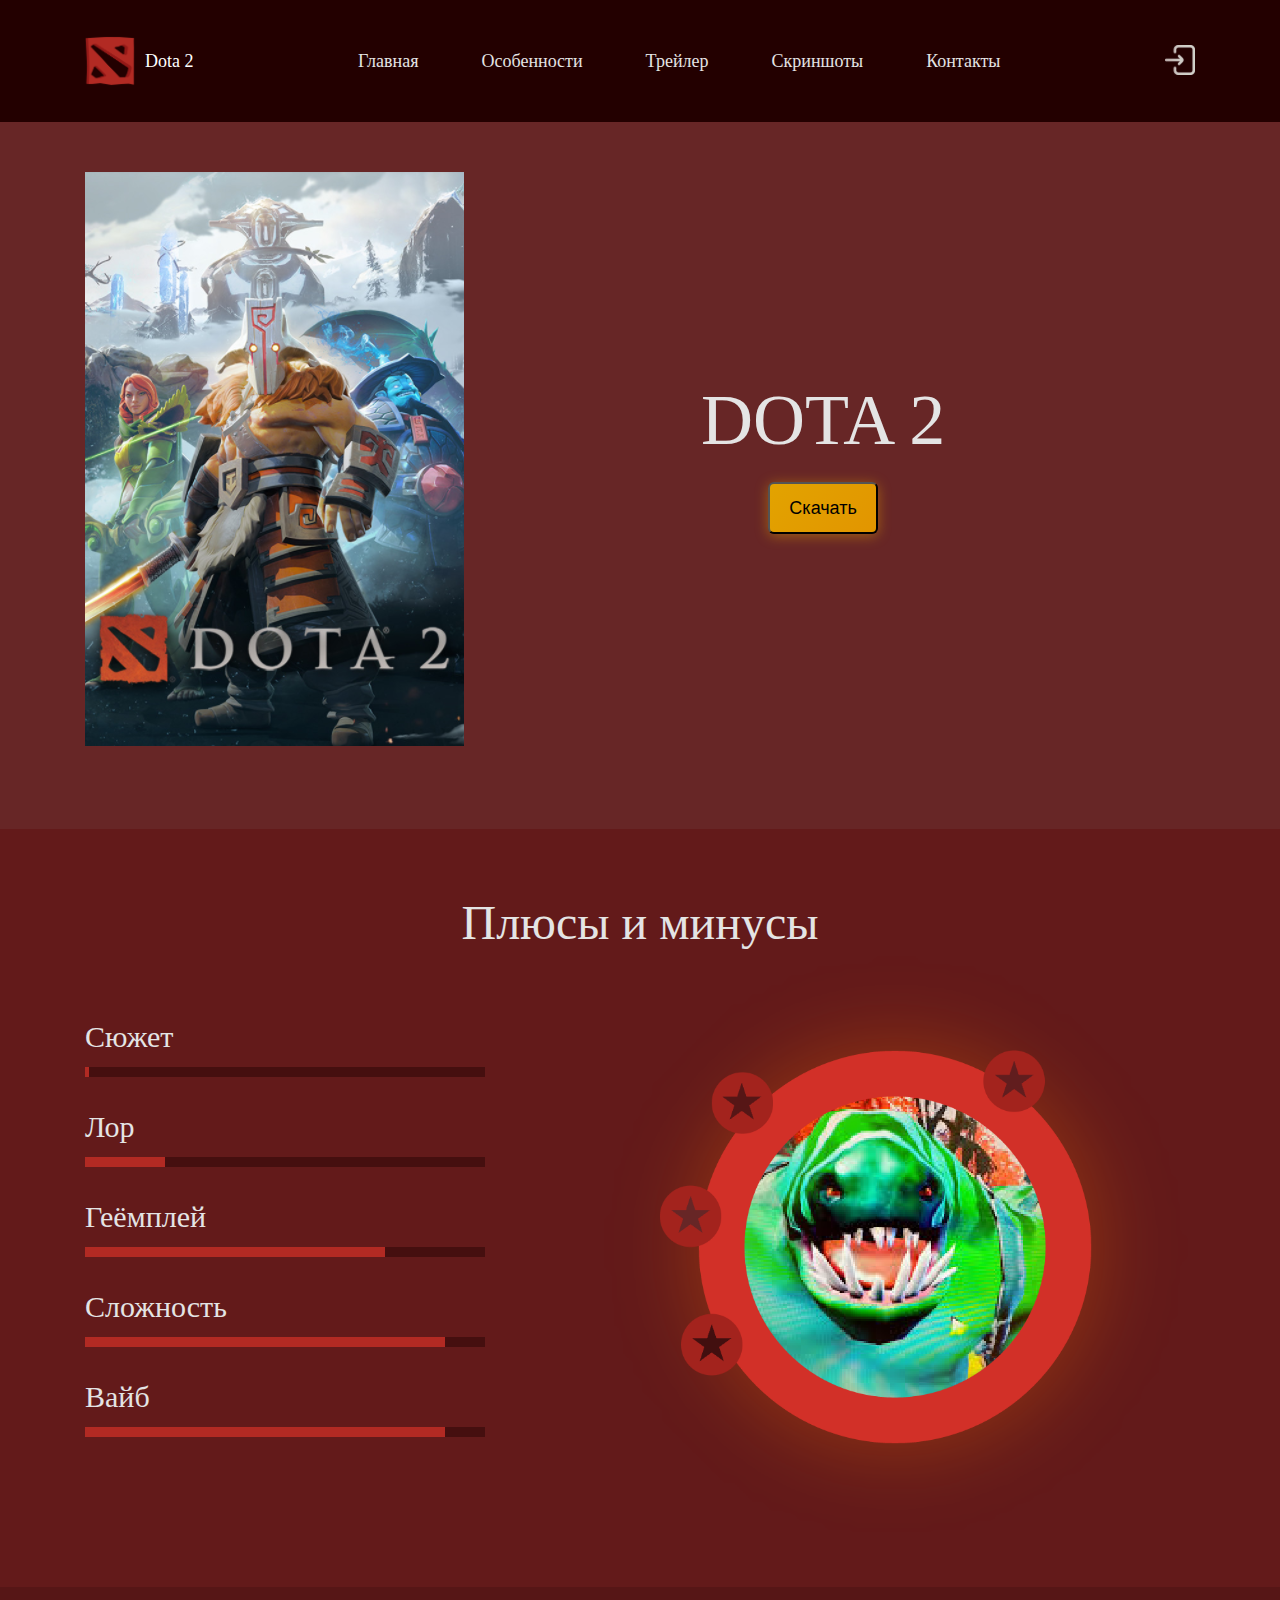
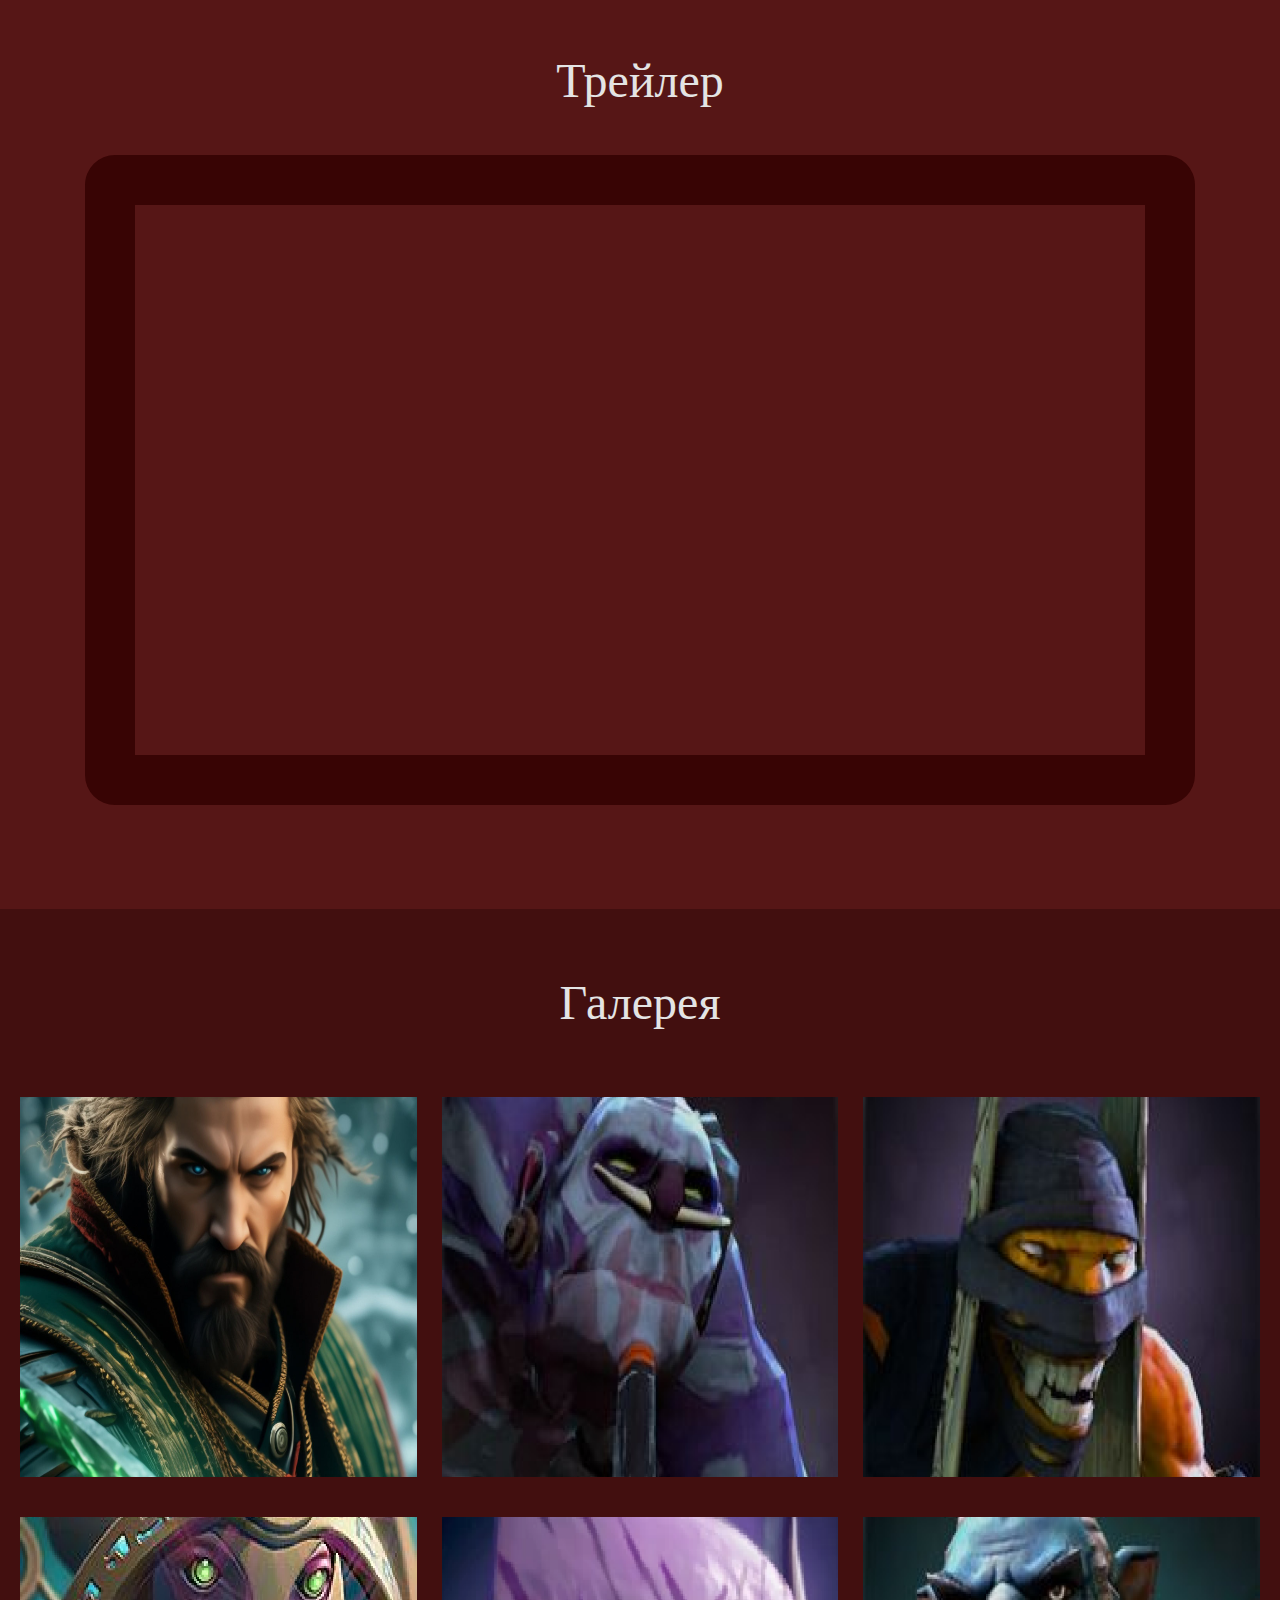
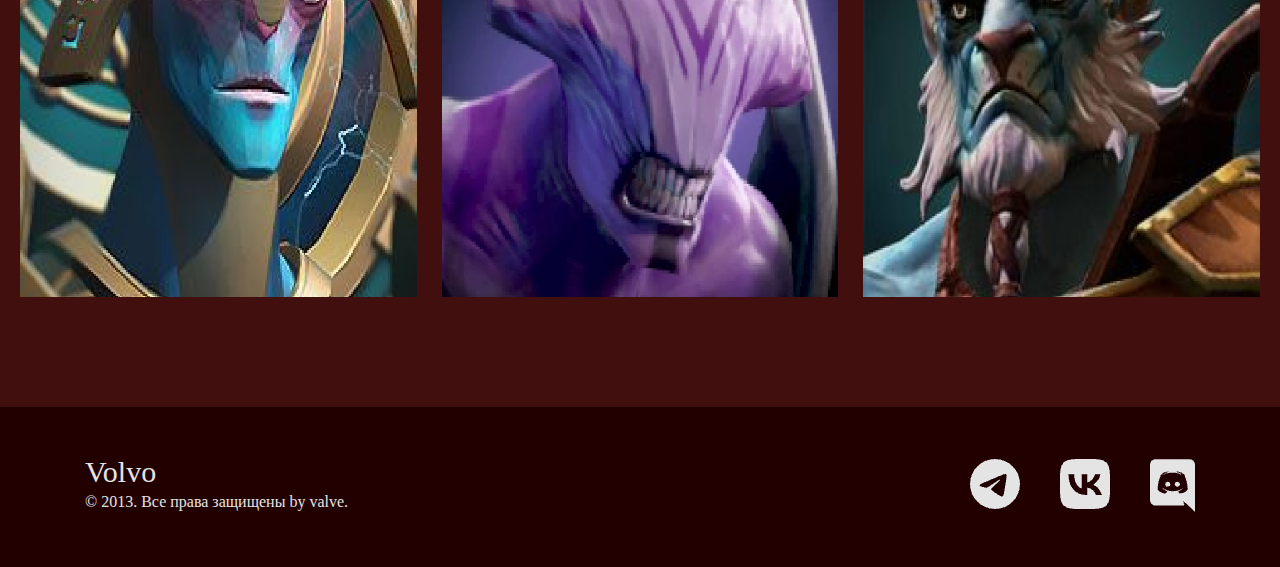
<file: index.html>
<!DOCTYPE html>
<html lang="ru">
<head>
    <meta charset="UTF-8">
    <meta name="viewport" content="width=device-width, initial-scale=1.0">
    <title>Dota 2 - Всё о Dota 2</title>
    <link rel="stylesheet" href="css/style.css">
</head>
<body>
    <header class="header">
        <div class="container header_container">
            <div class="header_logo">
                <img src="img/img.png" class="logo_img">
                <h1 class="logo_text">Dota 2</h1>
            </div>
            <nav class="header_nav">
                <ul class="nav_list">
                    <li class="nav_item"><a href="#hero-block" class="nav_link">Главная</a></li>
                    <li class="nav_item"><a href="#features" class="nav_link">Особенности</a></li>
                    <li class="nav_item"><a href="#trailer" class="nav_link">Трейлер</a></li>
                    <li class="nav_item"><a href="#gallery" class="nav_link">Скриншоты</a></li>
                    <li class="nav_item"><a href="contacts.html" class="nav_link">Контакты</a></li>
                </ul>
            </nav>
            <button class="logout_button">
                <img class="logout_img" src="img/door.png">
            </button>
            <button class="burger_button">
                <img class="burger_img" src="img/burger-menu.png">
            </button>
        </div>
    </header>
    <main class="main">
        <section id="hero-block" class="hero-block">
            <div class="container hero-block_container">
                <img class="hero-block_img" src="img/img_jager.png">
                <div class="hero-block_content">
                    <h1 class="hero-block_title">DOTA 2</h1>
                    <button class="hero-block_button">Скачать</button>
                </div>
            </div>
        </section>
        <section id="features" class="features">
            <div class="container features_container">
                <h2 class="features_title">Плюсы и минусы</h2>
                <div class="features_content">
                    <ul class="features_list">
                        <li class="features_item">
                            <h3 class="progress-bar_title">Сюжет</h3>
                            <div class="progress-bar_body">
                                <div class="progress-bar_cover progress-bar_cover1"></div>
                            </div>
                        </li>
                        <li class="features_item">
                            <h3 class="progress-bar_title">Лор</h3>
                            <div class="progress-bar_body">
                                <div class="progress-bar_cover progress-bar_cover2"></div>
                            </div>
                        </li>
                        <li class="features_item">
                            <h3 class="progress-bar_title">Геёмплей</h3>
                            <div class="progress-bar_body">
                                <div class="progress-bar_cover progress-bar_cover3"></div>
                            </div>
                        </li>
                        <li class="features_item">
                            <h3 class="progress-bar_title">Сложность</h3>
                            <div class="progress-bar_body">
                                <div class="progress-bar_cover progress-bar_cover4"></div>
                            </div>
                        </li>
                        <li class="features_item">
                            <h3 class="progress-bar_title">Вайб</h3>
                            <div class="progress-bar_body">
                                <div class="progress-bar_cover progress-bar_cover5"></div>
                            </div>
                        </li>
                    </ul>
                    <img class="features_img" src="img/img-group.png">
                </div>
            </div>
        </section>
        <section id="trailer" class="trailer">
            <div class="container trailer_container">
                <h2 class="trailer_title">Трейлер</h2>
                <iframe class="trailer_video" src="https://www.youtube.com/embed/un2ln0t8WIc?si=FBAU6zoApBg8-pYD" 
                title="YouTube video player" frameborder="0" 
                allow="accelerometer; autoplay; clipboard-write; encrypted-media; gyroscope; picture-in-picture; web-share" 
                referrerpolicy="strict-origin-when-cross-origin" allowfullscreen></iframe>
            </div>
        </section>
        <section id="gallery" class="gallery">
            <h2 class="gallery_title">Галерея</h2>
            <ul class="gallery_list">
                <li class="gallery_item"><img class="gallery_img" src="img/img1.png" alt="Bruh"></li>
                <li class="gallery_item"><img class="gallery_img" src="img/img2.png" alt="Bruh"></li>
                <li class="gallery_item"><img class="gallery_img" src="img/img3.png" alt="Bruh"></li>
                <li class="gallery_item"><img class="gallery_img" src="img/img4.png" alt="Bruh"></li>
                <li class="gallery_item"><img class="gallery_img" src="img/img5.png" alt="Bruh"></li>
                <li class="gallery_item"><img class="gallery_img" src="img/img6.png" alt="Bruh"></li>
            </ul>

        </section>
    </main>
    <footer class="footer">
        <div class="container footer_container">
            <div class="footer_text">
                <h3 class="footer_title">Volvo</h3>
                <p class="footer_copy">© 2013. Все права защищены by valve.</p>
            </div>
            <ul class="footer_list">
                <li class="footer_item"><img alt="bruh" src="img/telegram.png"></li>
                <li class="footer_item"><img alt="bruh" src="img/vk.png"></li>
                <li class="footer_item"><img alt="bruh" src="img/discord.png"></li>
            </ul>
        </div>
    </footer>
</body>
</html>
</file>
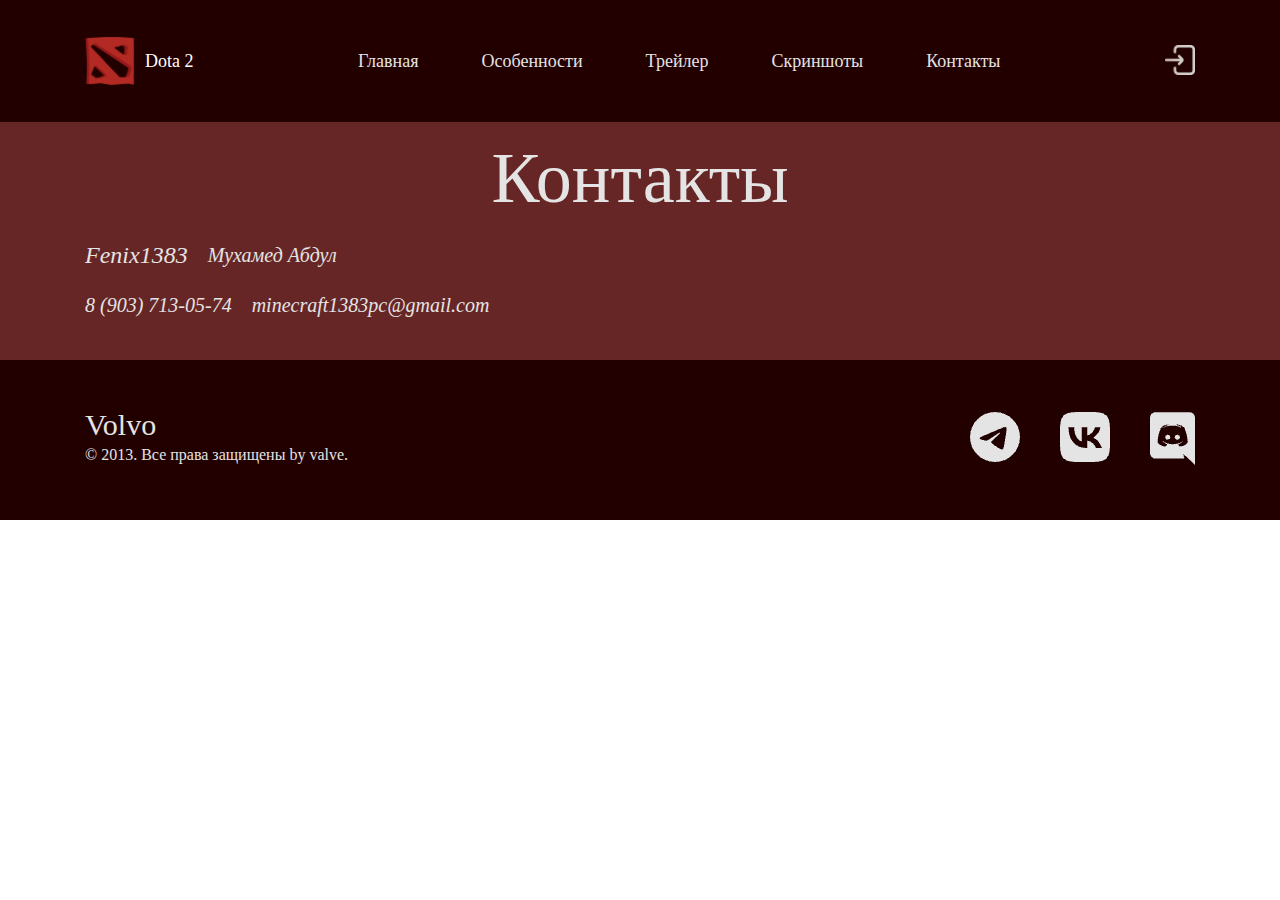
<file: contacts.html>
<!DOCTYPE html>
<html lang="en">
<head>
    <meta charset="UTF-8">
    <meta name="viewport" content="width=device-width, initial-scale=1.0">
    <link rel="stylesheet" href="css/style.css">
    <title>Контакты</title>
</head>
<body>
    <header class="header">
        <div class="container header_container">
            <div class="header_logo">
                <img src="img/img.png" class="logo_img">
                <h1 class="logo_text">Dota 2</h1>
            </div>
            <nav class="header_nav">
                <ul class="nav_list">
                    <li class="nav_item"><a href="index.html" class="nav_link">Главная</a></li>
                    <li class="nav_item"><a href="index.html#features" class="nav_link">Особенности</a></li>
                    <li class="nav_item"><a href="index.html#trailer" class="nav_link">Трейлер</a></li>
                    <li class="nav_item"><a href="index.html#gallery" class="nav_link">Скриншоты</a></li>
                    <li class="nav_item"><a href="#" class="nav_link">Контакты</a></li>
                </ul>
            </nav>
            <button class="logout_button">
                <img class="logout_img" src="img/door.png">
            </button>
        </div>
    </header>
    <main>
        <section class="hero-block">
            <div class="container contacts_container">
                <h1 class="contacts_title">Контакты</h1>
                <address class="contacts_content">
                    <h2 class="contacts_nickname">Fenix1383</h2>
                    <a class="contacts_link" href="https://t.me/Muhamed_pups">Мухамед Абдул</a>
                </address>
                <address class="contacts_content">
                    <a href="tel:+79037130574" class="contacts_link">8 (903) 713-05-74</a>
                    <a href="mailto:minecraft1383pc@gmail.com" class="contacts_link">minecraft1383pc@gmail.com</a>
                </address>
            </div>
        </section>
    </main>
    <footer class="footer">
        <div class="container footer_container">
            <div class="footer_text">
                <h3 class="footer_title">Volvo</h3>
                <p class="footer_copy">© 2013. Все права защищены by valve.</p>
            </div>
            <ul class="footer_list">
                <li class="footer_item"><img alt="bruh" src="img/telegram.png"></li>
                <li class="footer_item"><img alt="bruh" src="img/vk.png"></li>
                <li class="footer_item"><img alt="bruh" src="img/discord.png"></li>
            </ul>
        </div>
    </footer>
</body>
</html>
</file>
<file: css/style.css>
*{
    padding: 0;
    margin: 0;
    list-style: none;
}

.container {
    max-width: 1110px;
    margin: 0 auto;
}

@font-face {
    font-family: "Nico Moji";
    src: url("https://db.onlinewebfonts.com/t/73c00071d90ecfb78bf0ccdeda529307.eot");
    src: url("https://db.onlinewebfonts.com/t/73c00071d90ecfb78bf0ccdeda529307.eot?#iefix")format("embedded-opentype"),
    url("https://db.onlinewebfonts.com/t/73c00071d90ecfb78bf0ccdeda529307.woff2")format("woff2"),
    url("https://db.onlinewebfonts.com/t/73c00071d90ecfb78bf0ccdeda529307.woff")format("woff"),
    url("https://db.onlinewebfonts.com/t/73c00071d90ecfb78bf0ccdeda529307.ttf")format("truetype"),
    url("https://db.onlinewebfonts.com/t/73c00071d90ecfb78bf0ccdeda529307.svg#Nico Moji")format("svg");
}

.header {
    background: rgb(35, 0, 0);
}

.header_container {
    padding: 36px 0;
    display: flex;
    justify-content: space-between;
    align-items: center;
}

.header_logo {
    display: flex;
    align-items: center;
    gap: 10px;
}

.logo_text {
    color: rgb(255, 255, 255);
    font-family: "Nico Moji";
    font-size: 18px;
    font-weight: 400;
    line-height: 18px;
    letter-spacing: 0%;
    text-align: left;
}

.nav_list {
    display: flex;
    gap: 63px;
    align-items: center;
}

.nav_link {
    color: rgb(228, 228, 228);
    font-family: "Nico Moji";
    font-size: 18px;
    font-weight: 400;
    line-height: 18px;
    text-align: left;
    text-decoration: none;
}

.logout_button {
    background: transparent;
    border: none;
}

.burger_button {
    background: transparent;
    border: none;
    display: none;
}

.hero-block {
    background: rgb(103, 38, 38);
}

.hero-block_container {
    padding: 50px 0 83px;
    display: flex;
    align-items: center;
}

.hero-block_content {
    margin-left: 237px;
    display: flex;
    flex-direction: column;
    align-items: center;
}

.hero-block_title {
    color: rgb(228, 228, 228);
    font-family: "Nico Moji";
    font-size: 72px;
    font-weight: 400;
    line-height: 72px;
    text-align: center;
    margin-bottom: 26px;
}

.hero-block_button {
    border-radius: 6px;
    box-shadow: 0px 2px 13px 0px rgba(226, 158, 0, 0.48);
    background: linear-gradient(135.00deg, rgb(226, 163, 0) 0%,rgb(226, 149, 0) 100%);
    color: rgb(0, 0, 0);
    font-size: 18px;
    font-weight: 400;
    line-height: 18px;
    letter-spacing: 0%;
    text-align: left;
    padding: 15px 19px;
}

.features {
    background: rgb(99, 26, 26);
}

.features_container {
    padding: 70px 0 40px;
}

.features_title {
    color: rgb(228, 228, 228);
    font-size: 48px;
    font-weight: 400;
    line-height: 48px;
    letter-spacing: 0%;
    text-align: center;
}

.features_content {
    display: flex;
    align-items: center;
    justify-content: space-between;
}

.progress-bar_title {
    color: rgb(228, 228, 228);
    font-size: 30px;
    font-weight: 400;
    line-height: 30px;
    letter-spacing: 0%;
    text-align: left;
    margin-bottom: 15px;
}

.progress-bar_body {
    width: 400px;
    height: 10px;
    background: rgb(69, 15, 15);
    margin-bottom: 35px;
}

.progress-bar_cover {
    background: rgb(178, 42, 35);
    height: 100%;
}

.progress-bar_cover1 {width: 1%;}
.progress-bar_cover2 {width: 20%;}
.progress-bar_cover3 {width: 75%;}
.progress-bar_cover4 {width: 90%;}
.progress-bar_cover5 {width: 90%;}

.features_img {
    width: 600px;
}

.trailer {
    background-color: rgb(86, 22, 22);
}

.trailer_container {
    padding: 70px 0 100px;
}

.trailer_title {
    color: rgb(228, 228, 228);
    font-size: 48px;
    font-weight: 400;
    line-height: 48px;
    letter-spacing: 0%;
    text-align: center;
    margin-bottom: 50px;
}

.trailer_video {
    width: 100%;
    height: 650px;
    border: 50px solid rgb(56, 4, 4);
    border-radius: 30px;
    box-sizing: border-box;
}

.gallery {
    background: rgb(66, 15, 15);
    padding: 70px 20px;

}

.gallery_title {
    color: rgb(228, 228, 228);
    font-size: 48px;
    font-weight: 400;
    line-height: 48px;
    letter-spacing: 0%;
    text-align: center;
    margin-bottom: 70px;
}

.gallery_list {
    display: flex;
    flex-wrap: wrap;
    justify-content: space-between;
}

.gallery_item {
    margin-bottom: 40px;
    width: 32%;
    height: 380px;
}

.gallery_img {
    width: 100%;
    height: 100%;
}

.footer {
    background: rgb(35, 0, 0);
}

.footer_container {
    padding: 50px 0;
    display: flex;
    justify-content: space-between;
    align-items: center;
}

.footer_title {
    color: rgb(228, 228, 228);
    font-family: Nico Moji;
    font-size: 30px;
    font-weight: 400;
    line-height: 30px;
    letter-spacing: 0%;
    text-align: left;
}

.footer_copy {
    color: rgb(228, 228, 228);
    font-family: Nico Moji;
    font-size: 16px;
    font-weight: 400;
    line-height: 30px;
    letter-spacing: 0%;
    text-align: left;
}

.footer_list {
    display: flex;
    gap: 40px;
}

.contacts_container {
    padding: 20px 0;
}

.contacts_title {
    color: rgb(228, 228, 228);
    font-family: "Nico Moji";
    font-size: 72px;
    font-weight: 400;
    line-height: 72px;
    text-align: center;
    justify-content: center;
    margin-bottom: 26px;
}

.contacts_content {
    display: flex;
    margin-bottom: 20px;
    gap: 20px;
}

.contacts_nickname {
    color: rgb(228, 228, 228);
    font-size: 24px;
    font-weight: 400;
    line-height: 30px;
    letter-spacing: 0%;
    text-align: left;
}

.contacts_link {
    color: rgb(228, 228, 228);
    font-size: 20px;
    text-decoration: none;
    font-weight: 400;
    line-height: 30px;
    letter-spacing: 0%;
    text-align: left;
}

@media (max-width:1000px){
    .container {
        max-width: 630px;
    }

    .header_nav, 
    .logout_button {
        display: none;
    }
    .burger_button {
        display: block;
    }
    .hero-block_container {
        justify-content: space-between;
    }
    .hero-block_img {
        width: 295px;
    }
    .hero-block_content {
        margin-left: 0;
    }
    .features_content {
        flex-direction: column-reverse;
    }
    .gallery_item {
        margin-bottom: 20px;
        width: 48%;
    }
}
</file>
